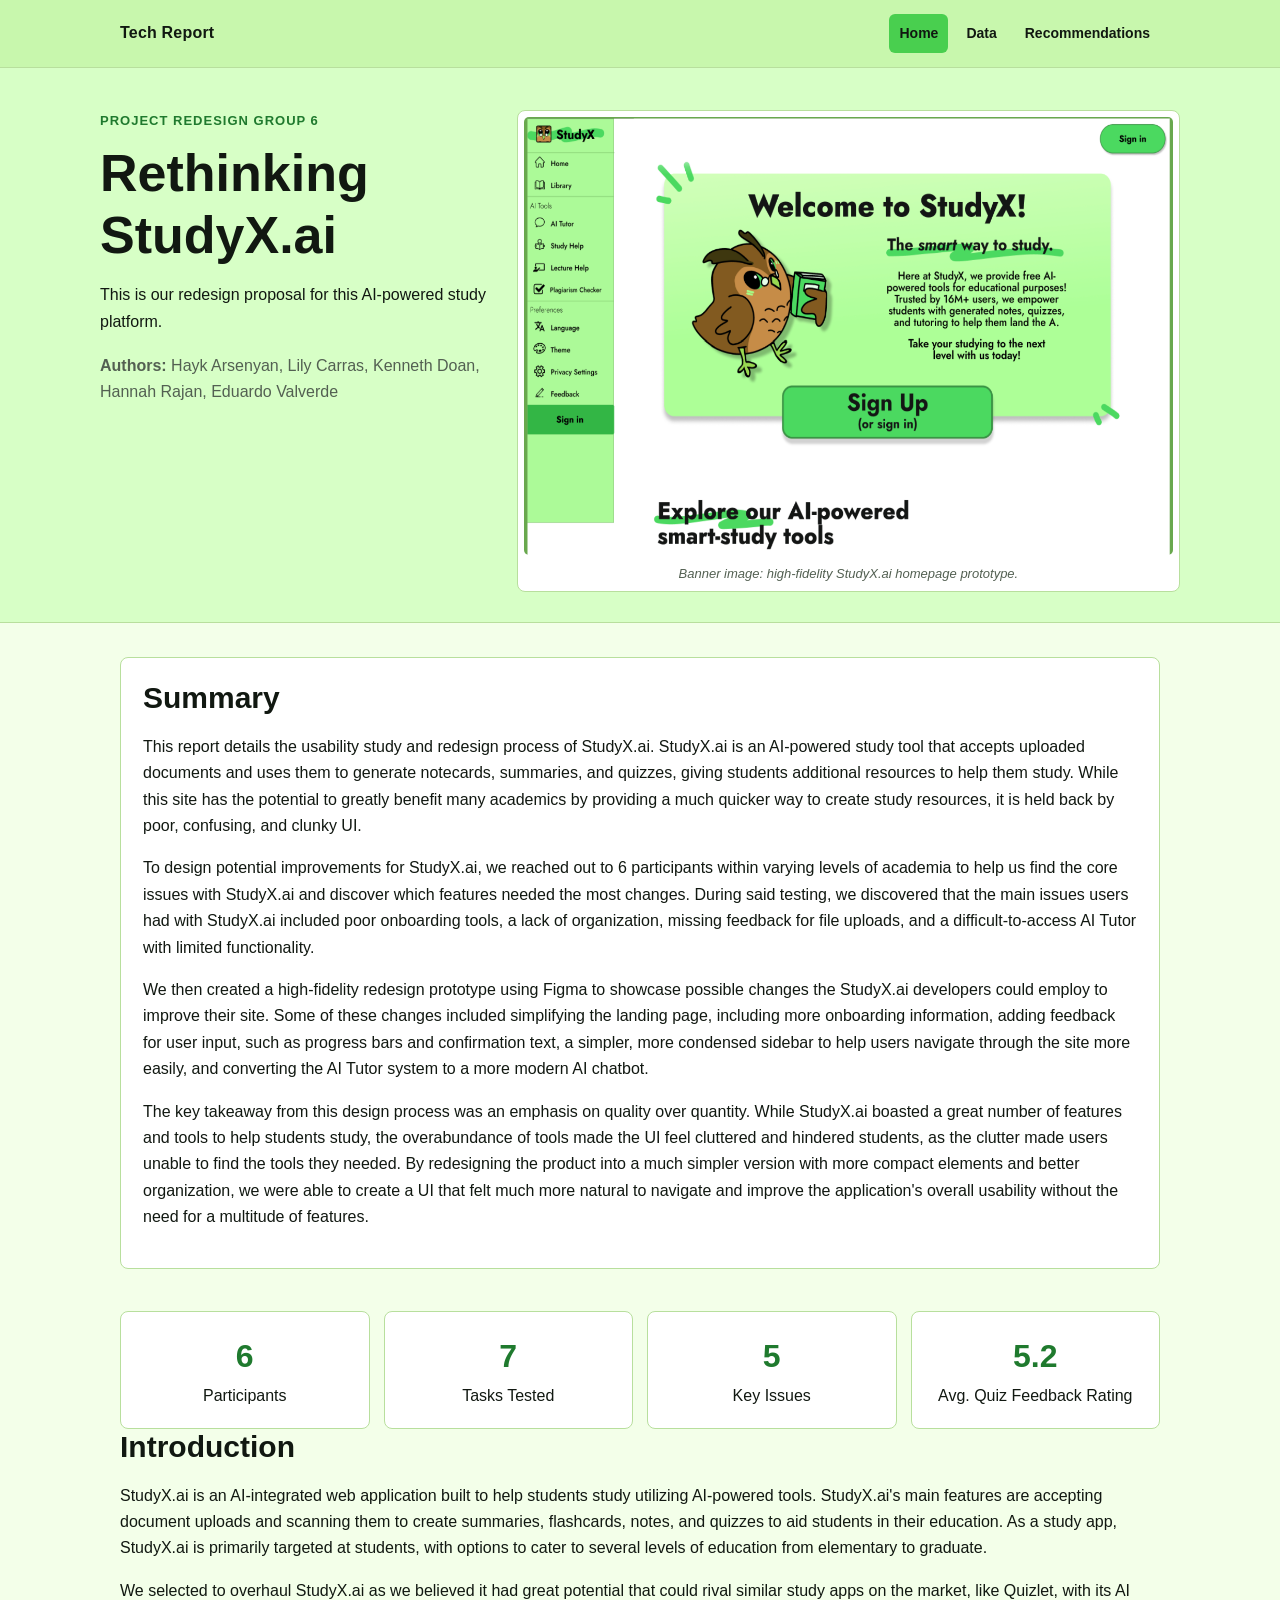
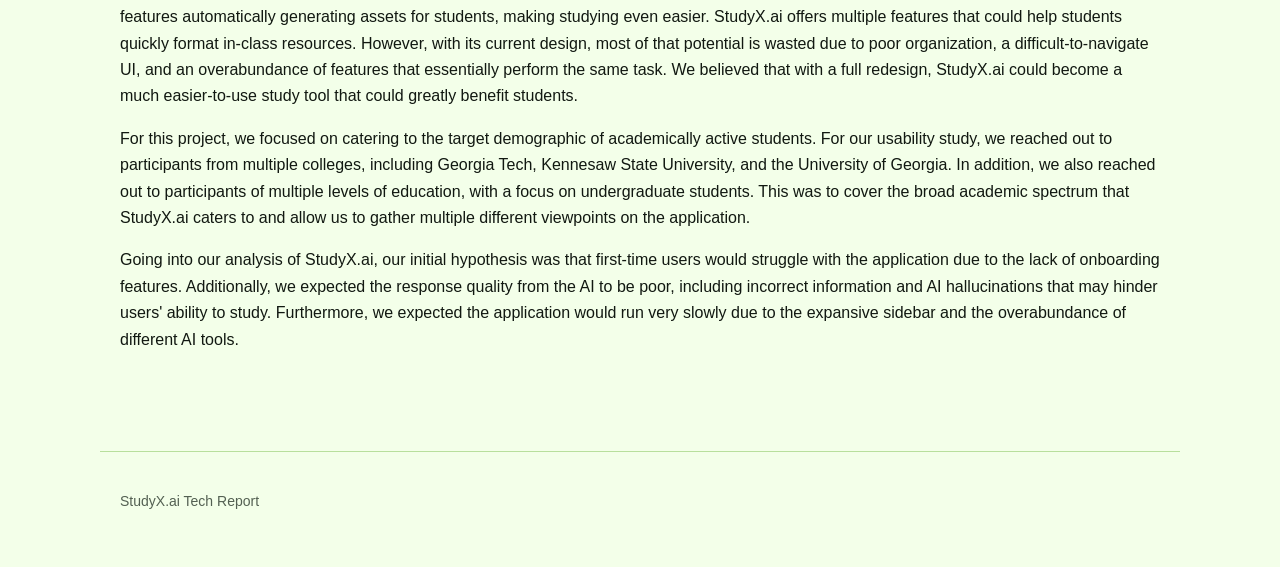
<file: index.html>
<!DOCTYPE html>
<html lang="en">
<head>
  <meta charset="UTF-8">
  <meta name="viewport" content="width=device-width, initial-scale=1.0">
  <title>Tech Report</title>
  <link rel="stylesheet" href="src/styles/styles.css">
</head>
<body id="top">
  <header class="site-header">
    <nav class="nav" aria-label="Main navigation">
      <a class="brand" href="#top">Tech Report</a>
      <div class="nav-links">
        <a class="active" href="index.html">Home</a>
        <a href="data.html">Data</a>
        <a href="recommendations.html">Recommendations</a>
      </div>
    </nav>
  </header>

  <section class="hero">
    <div class="hero-inner">
      <div>
        <p class="eyebrow">Project Redesign Group 6</p>
        <h1>Rethinking StudyX.ai</h1>
        <p>This is our redesign proposal for this AI-powered study platform.</p>
        <p class="authors"><strong>Authors:</strong> Hayk Arsenyan, Lily Carras, Kenneth Doan, Hannah Rajan, Eduardo Valverde</p>
      </div>

      <figure class="banner-art">
        <img src="src/assets/images/studyx-landing.png" alt="StudyX redesigned homepage with green sidebar, welcome message, mascot illustration, and sign up button.">
        <figcaption class="caption">Banner image: high-fidelity StudyX.ai homepage prototype.</figcaption>
      </figure>
    </div>
  </section>

  <main>
    <section class="section card summary" aria-labelledby="summary-heading">
      <h2 id="summary-heading">Summary</h2>
      <p>This report details the usability study and redesign process of StudyX.ai. StudyX.ai is an AI-powered study tool that accepts uploaded documents and uses them to generate notecards, summaries, and quizzes, giving students additional resources to help them study. While this site has the potential to greatly benefit many academics by providing a much quicker way to create study resources, it is held back by poor, confusing, and clunky UI.</p>
      <p>To design potential improvements for StudyX.ai, we reached out to 6 participants within varying levels of academia to help us find the core issues with StudyX.ai and discover which features needed the most changes. During said testing, we discovered that the main issues users had with StudyX.ai included poor onboarding tools, a lack of organization, missing feedback for file uploads, and a difficult-to-access AI Tutor with limited functionality.</p>
      <p>We then created a high-fidelity redesign prototype using Figma to showcase possible changes the StudyX.ai developers could employ to improve their site. Some of these changes included simplifying the landing page, including more onboarding information, adding feedback for user input, such as progress bars and confirmation text, a simpler, more condensed sidebar to help users navigate through the site more easily, and converting the AI Tutor system to a more modern AI chatbot.</p>
      <p>The key takeaway from this design process was an emphasis on quality over quantity. While StudyX.ai boasted a great number of features and tools to help students study, the overabundance of tools made the UI feel cluttered and hindered students, as the clutter made users unable to find the tools they needed. By redesigning the product into a much simpler version with more compact elements and better organization, we were able to create a UI that felt much more natural to navigate and improve the application's overall usability without the need for a multitude of features.</p>
    </section>

    <section class="stats" aria-label="Study overview statistics">
      <div class="stat"><strong>6</strong><span>Participants</span></div>
      <div class="stat"><strong>7</strong><span>Tasks Tested</span></div>
      <div class="stat"><strong>5</strong><span>Key Issues</span></div>
      <div class="stat"><strong>5.2</strong><span>Avg. Quiz Feedback Rating</span></div>
    </section>

    <section class="section" aria-labelledby="intro-heading">
      <h2 id="intro-heading">Introduction</h2>
      <p>StudyX.ai is an AI-integrated web application built to help students study utilizing AI-powered tools. StudyX.ai's main features are accepting document uploads and scanning them to create summaries, flashcards, notes, and quizzes to aid students in their education. As a study app, StudyX.ai is primarily targeted at students, with options to cater to several levels of education from elementary to graduate.</p>

      <p>We selected to overhaul StudyX.ai as we believed it had great potential that could rival similar study apps on the market, like Quizlet, with its AI features automatically generating assets for students, making studying even easier. StudyX.ai offers multiple features that could help students quickly format in-class resources. However, with its current design, most of that potential is wasted due to poor organization, a difficult-to-navigate UI, and an overabundance of features that essentially perform the same task. We believed that with a full redesign, StudyX.ai could become a much easier-to-use study tool that could greatly benefit students.</p>

      <p>For this project, we focused on catering to the target demographic of academically active students. For our usability study, we reached out to participants from multiple colleges, including Georgia Tech, Kennesaw State University, and the University of Georgia. In addition, we also reached out to participants of multiple levels of education, with a focus on undergraduate students. This was to cover the broad academic spectrum that StudyX.ai caters to and allow us to gather multiple different viewpoints on the application.</p>

      <p>Going into our analysis of StudyX.ai, our initial hypothesis was that first-time users would struggle with the application due to the lack of onboarding features. Additionally, we expected the response quality from the AI to be poor, including incorrect information and AI hallucinations that may hinder users' ability to study. Furthermore, we expected the application would run very slowly due to the expansive sidebar and the overabundance of different AI tools.</p>
    </section>
  </main>

  <footer class="footer">
    <p>StudyX.ai Tech Report</p>
  </footer>
</body>
</html>
</file>
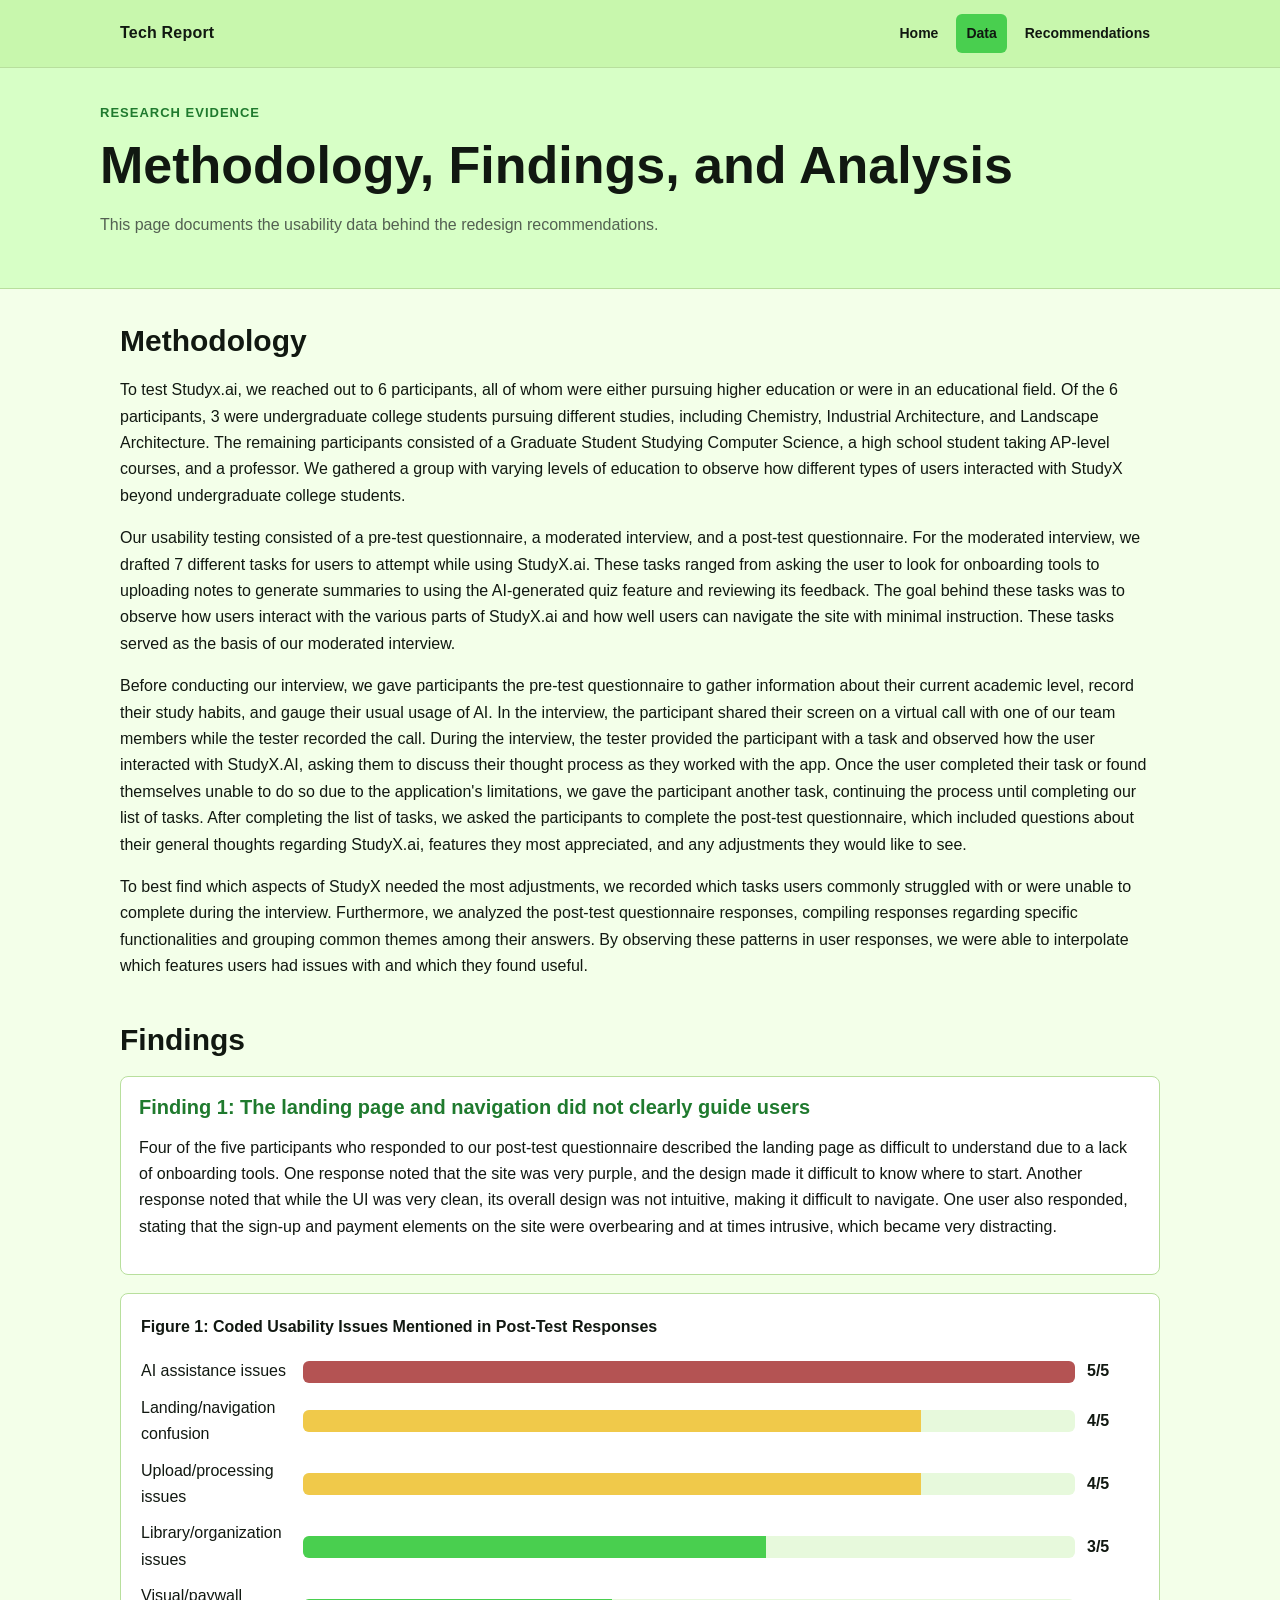
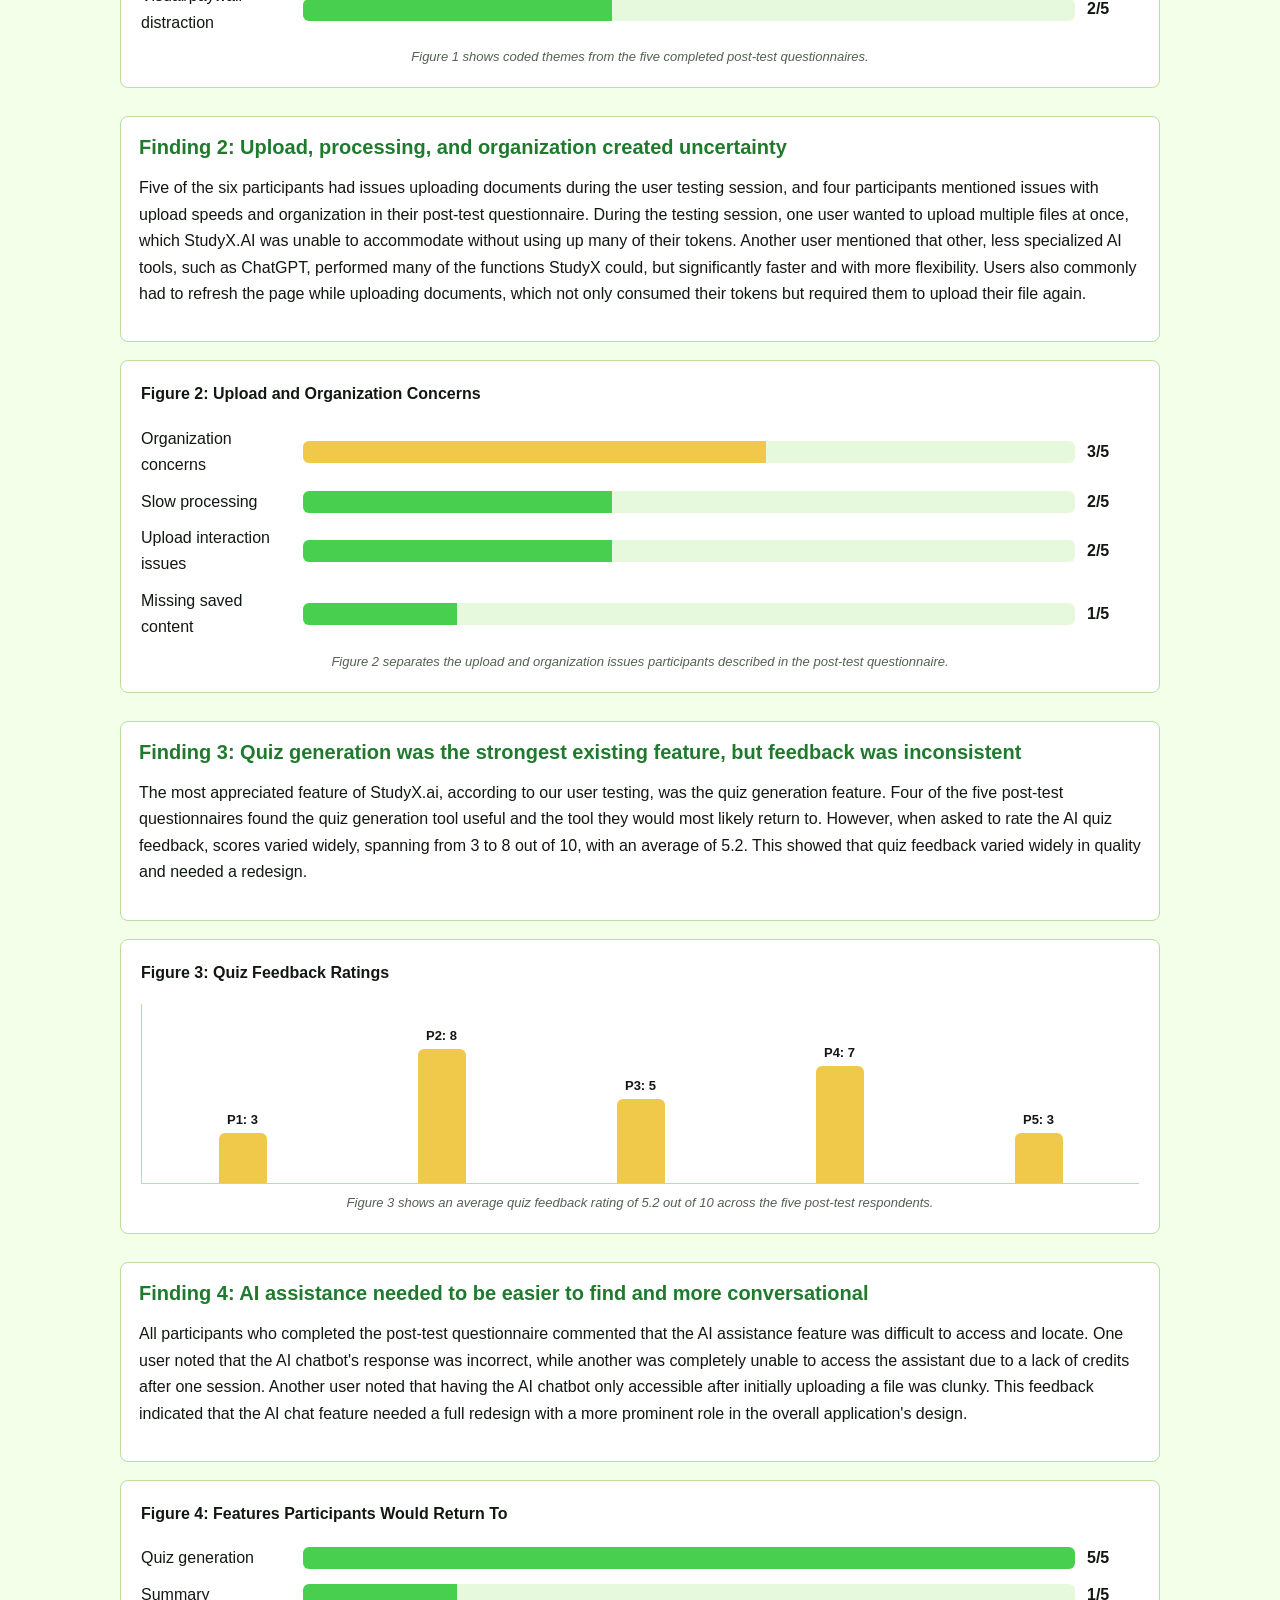
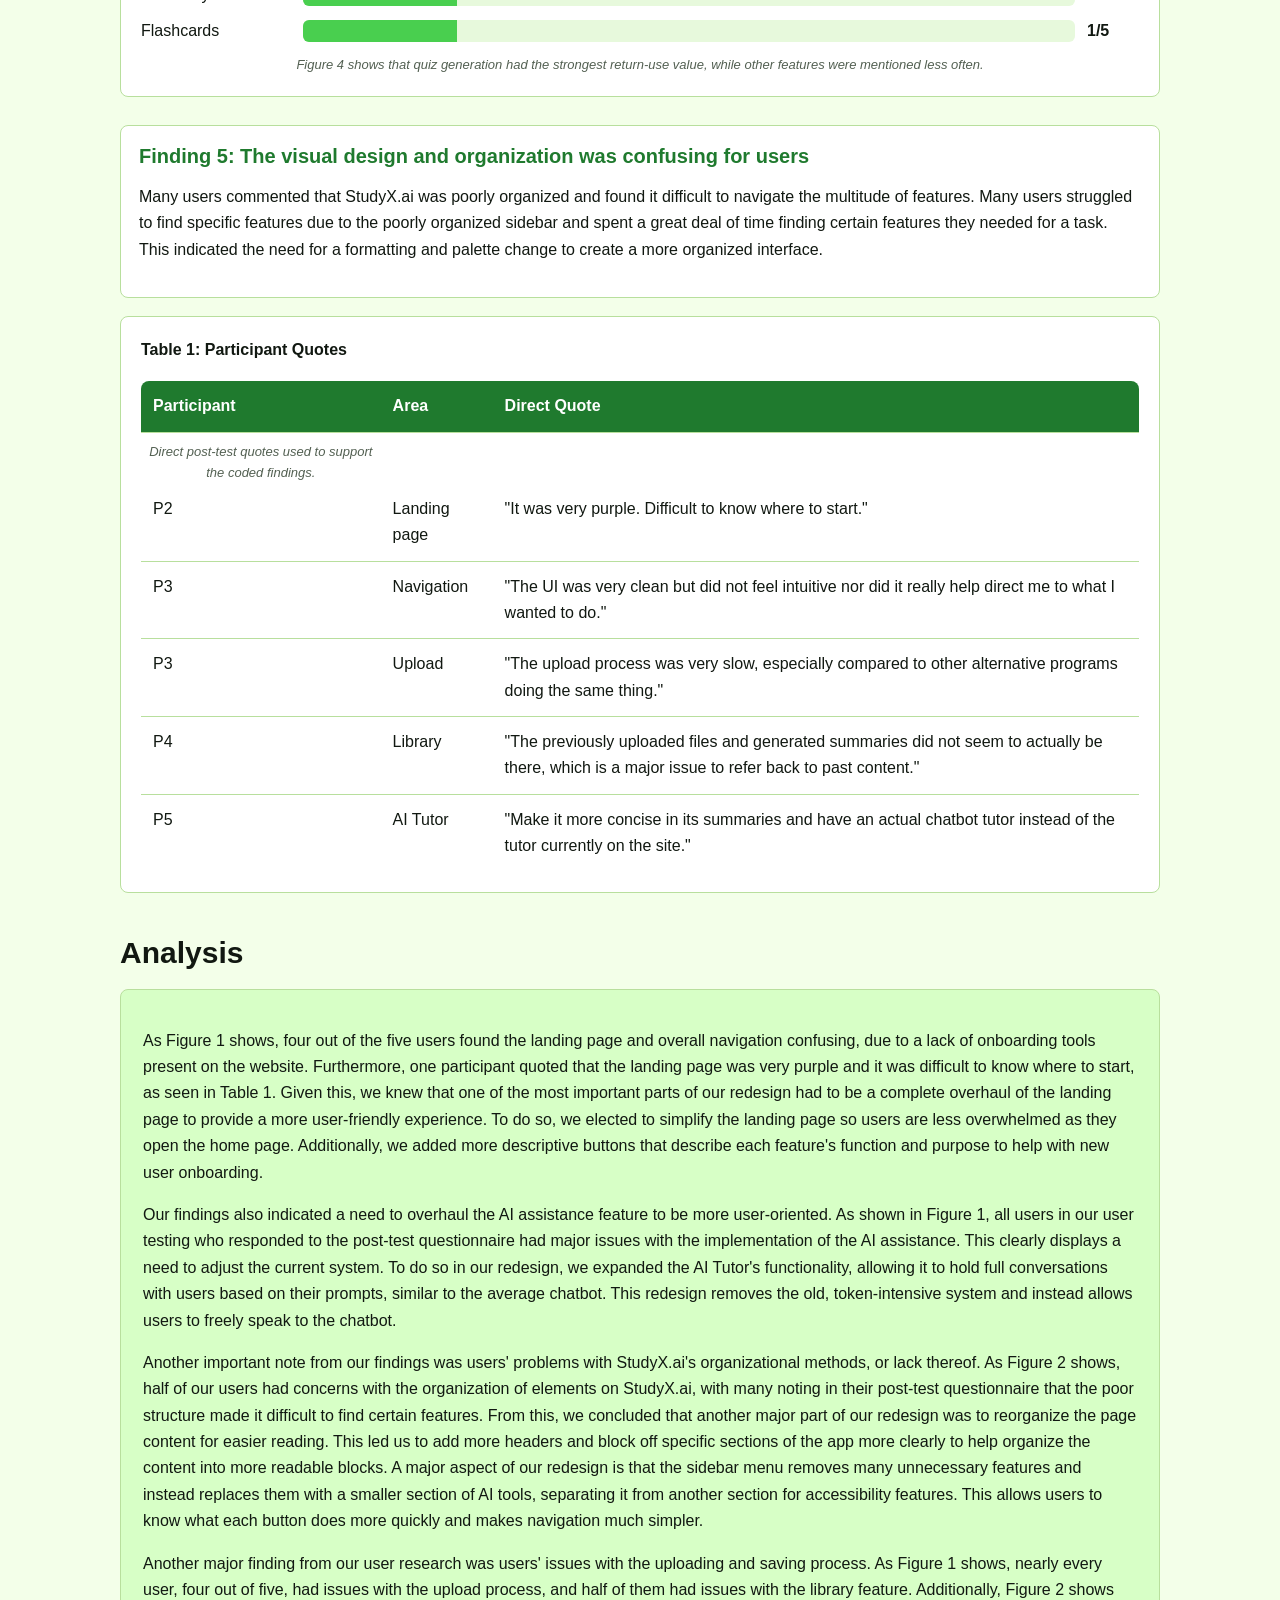
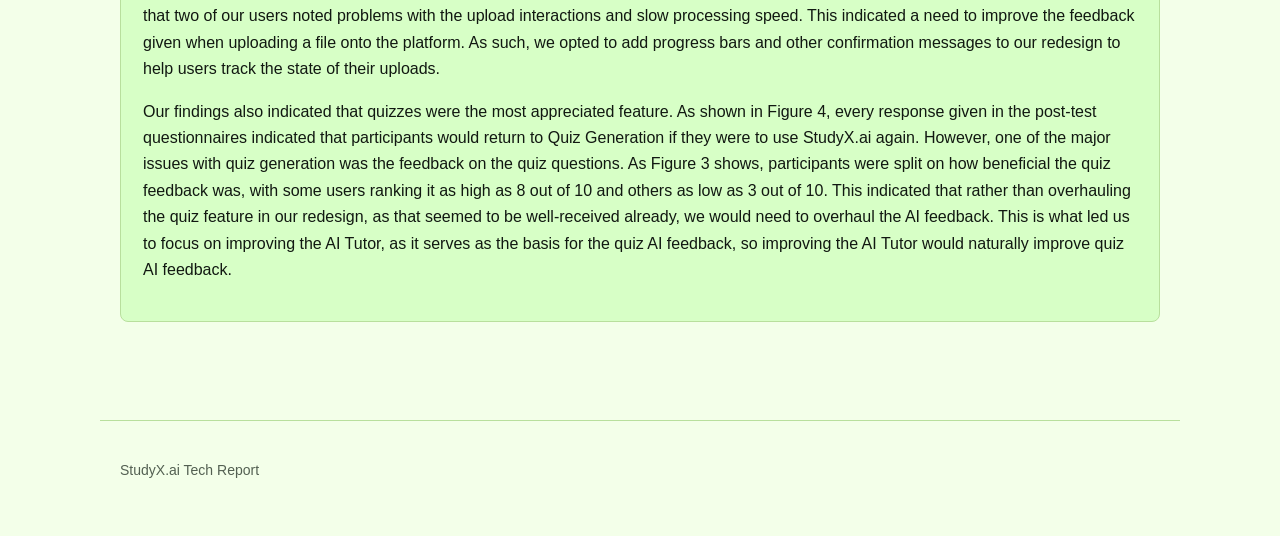
<file: data.html>
<!DOCTYPE html>
<html lang="en">
<head>
  <meta charset="UTF-8">
  <meta name="viewport" content="width=device-width, initial-scale=1.0">
  <title>Data - StudyX.ai Tech Report</title>
  <link rel="stylesheet" href="src/styles/styles.css">
</head>
<body id="top">
  <header class="site-header">
    <nav class="nav" aria-label="Main navigation">
      <a class="brand" href="#top">Tech Report</a>
      <div class="nav-links">
        <a href="index.html">Home</a>
        <a class="active" href="data.html">Data</a>
        <a href="recommendations.html">Recommendations</a>
      </div>
    </nav>
  </header>

  <section class="page-title">
    <div class="wrap">
      <p class="eyebrow">Research Evidence</p>
      <h1>Methodology, Findings, and Analysis</h1>
      <p>This page documents the usability data behind the redesign recommendations.</p>
    </div>
  </section>

  <main>
    <section class="section" aria-labelledby="methods-heading">
      <h2 id="methods-heading">Methodology</h2>
      <p>To test Studyx.ai, we reached out to 6 participants, all of whom were either pursuing higher education or were in an educational field. Of the 6 participants, 3 were undergraduate college students pursuing different studies, including Chemistry, Industrial Architecture, and Landscape Architecture. The remaining participants consisted of a Graduate Student Studying Computer Science, a high school student taking AP-level courses, and a professor. We gathered a group with varying levels of education to observe how different types of users interacted with StudyX beyond undergraduate college students.</p>
      <p>Our usability testing consisted of a pre-test questionnaire, a moderated interview, and a post-test questionnaire. For the moderated interview, we drafted 7 different tasks for users to attempt while using StudyX.ai. These tasks ranged from asking the user to look for onboarding tools to uploading notes to generate summaries to using the AI-generated quiz feature and reviewing its feedback. The goal behind these tasks was to observe how users interact with the various parts of StudyX.ai and how well users can navigate the site with minimal instruction. These tasks served as the basis of our moderated interview.</p>
      <p>Before conducting our interview, we gave participants the pre-test questionnaire to gather information about their current academic level, record their study habits, and gauge their usual usage of AI. In the interview, the participant shared their screen on a virtual call with one of our team members while the tester recorded the call. During the interview, the tester provided the participant with a task and observed how the user interacted with StudyX.AI, asking them to discuss their thought process as they worked with the app. Once the user completed their task or found themselves unable to do so due to the application's limitations, we gave the participant another task, continuing the process until completing our list of tasks. After completing the list of tasks, we asked the participants to complete the post-test questionnaire, which included questions about their general thoughts regarding StudyX.ai, features they most appreciated, and any adjustments they would like to see.</p>
      <p>To best find which aspects of StudyX needed the most adjustments, we recorded which tasks users commonly struggled with or were unable to complete during the interview. Furthermore, we analyzed the post-test questionnaire responses, compiling responses regarding specific functionalities and grouping common themes among their answers. By observing these patterns in user responses, we were able to interpolate which features users had issues with and which they found useful.</p>
    </section>

    <section class="section" aria-labelledby="findings-heading">
      <h2 id="findings-heading">Findings</h2>

      <div class="finding">
        <h3>Finding 1: The landing page and navigation did not clearly guide users</h3>
        <p>Four of the five participants who responded to our post-test questionnaire described the landing page as difficult to understand due to a lack of onboarding tools. One response noted that the site was very purple, and the design made it difficult to know where to start. Another response noted that while the UI was very clean, its overall design was not intuitive, making it difficult to navigate. One user also responded, stating that the sign-up and payment elements on the site were overbearing and at times intrusive, which became very distracting.</p>
      </div>

      <figure class="chart" role="img" aria-label="Bar chart of coded usability issues from five post-test responses. Landing or navigation confusion was mentioned by four participants, upload or processing issues by four, AI assistance issues by five, organization or library issues by three, and visual style or payment distraction by two.">
        <div class="chart-title">Figure 1: Coded Usability Issues Mentioned in Post-Test Responses</div>
        <div class="bar-row"><span>AI assistance issues</span><div class="bar-track"><div class="bar low" style="width: 100%;"></div></div><strong>5/5</strong></div>
        <div class="bar-row"><span>Landing/navigation confusion</span><div class="bar-track"><div class="bar warn" style="width: 80%;"></div></div><strong>4/5</strong></div>
        <div class="bar-row"><span>Upload/processing issues</span><div class="bar-track"><div class="bar warn" style="width: 80%;"></div></div><strong>4/5</strong></div>
        <div class="bar-row"><span>Library/organization issues</span><div class="bar-track"><div class="bar" style="width: 60%;"></div></div><strong>3/5</strong></div>
        <div class="bar-row"><span>Visual/paywall distraction</span><div class="bar-track"><div class="bar" style="width: 40%;"></div></div><strong>2/5</strong></div>
        <figcaption class="caption">Figure 1 shows coded themes from the five completed post-test questionnaires.</figcaption>
      </figure>

      <div class="finding">
        <h3>Finding 2: Upload, processing, and organization created uncertainty</h3>
        <p>Five of the six participants had issues uploading documents during the user testing session, and four participants mentioned issues with upload speeds and organization in their post-test questionnaire. During the testing session, one user wanted to upload multiple files at once, which StudyX.AI was unable to accommodate without using up many of their tokens. Another user mentioned that other, less specialized AI tools, such as ChatGPT, performed many of the functions StudyX could, but significantly faster and with more flexibility. Users also commonly had to refresh the page while uploading documents, which not only consumed their tokens but required them to upload their file again.</p>
      </div>

      <figure class="chart" role="img" aria-label="Bar chart of upload and organization concerns. Slow processing was mentioned by two participants, multi-file or drag and drop issues by two, missing saved content by one, and organization concerns by three.">
        <div class="chart-title">Figure 2: Upload and Organization Concerns</div>
        <div class="bar-row"><span>Organization concerns</span><div class="bar-track"><div class="bar warn" style="width: 60%;"></div></div><strong>3/5</strong></div>
        <div class="bar-row"><span>Slow processing</span><div class="bar-track"><div class="bar" style="width: 40%;"></div></div><strong>2/5</strong></div>
        <div class="bar-row"><span>Upload interaction issues</span><div class="bar-track"><div class="bar" style="width: 40%;"></div></div><strong>2/5</strong></div>
        <div class="bar-row"><span>Missing saved content</span><div class="bar-track"><div class="bar" style="width: 20%;"></div></div><strong>1/5</strong></div>
        <figcaption class="caption">Figure 2 separates the upload and organization issues participants described in the post-test questionnaire.</figcaption>
      </figure>

      <div class="finding">
        <h3>Finding 3: Quiz generation was the strongest existing feature, but feedback was inconsistent</h3>
        <p>The most appreciated feature of StudyX.ai, according to our user testing, was the quiz generation feature. Four of the five post-test questionnaires found the quiz generation tool useful and the tool they would most likely return to. However, when asked to rate the AI quiz feedback, scores varied widely, spanning from 3 to 8 out of 10, with an average of 5.2. This showed that quiz feedback varied widely in quality and needed a redesign.</p>
      </div>

      <figure class="chart" role="img" aria-label="Column chart showing quiz feedback ratings from five participants. Ratings were 3, 8, 5, 7, and 3 out of 10.">
        <div class="chart-title">Figure 3: Quiz Feedback Ratings</div>
        <div class="line-chart">
          <div class="point" style="height: 30%;"><span>P1: 3</span></div>
          <div class="point" style="height: 80%;"><span>P2: 8</span></div>
          <div class="point" style="height: 50%;"><span>P3: 5</span></div>
          <div class="point" style="height: 70%;"><span>P4: 7</span></div>
          <div class="point" style="height: 30%;"><span>P5: 3</span></div>
        </div>
        <figcaption class="caption">Figure 3 shows an average quiz feedback rating of 5.2 out of 10 across the five post-test respondents.</figcaption>
      </figure>

      <div class="finding">
        <h3>Finding 4: AI assistance needed to be easier to find and more conversational</h3>
        <p>All participants who completed the post-test questionnaire commented that the AI assistance feature was difficult to access and locate. One user noted that the AI chatbot's response was incorrect, while another was completely unable to access the assistant due to a lack of credits after one session. Another user noted that having the AI chatbot only accessible after initially uploading a file was clunky. This feedback indicated that the AI chat feature needed a full redesign with a more prominent role in the overall application's design.</p>
      </div>

      <figure class="chart" role="img" aria-label="Bar chart of features participants said they would return to. Quiz was mentioned by five participants, summary by one participant, and flashcards by one participant.">
        <div class="chart-title">Figure 4: Features Participants Would Return To</div>
        <div class="bar-row"><span>Quiz generation</span><div class="bar-track"><div class="bar" style="width: 100%;"></div></div><strong>5/5</strong></div>
        <div class="bar-row"><span>Summary</span><div class="bar-track"><div class="bar" style="width: 20%;"></div></div><strong>1/5</strong></div>
        <div class="bar-row"><span>Flashcards</span><div class="bar-track"><div class="bar" style="width: 20%;"></div></div><strong>1/5</strong></div>
        <figcaption class="caption">Figure 4 shows that quiz generation had the strongest return-use value, while other features were mentioned less often.</figcaption>
      </figure>

      <div class="finding">
        <h3>Finding 5: The visual design and organization was confusing for users</h3>
        <p>Many users commented that StudyX.ai was poorly organized and found it difficult to navigate the multitude of features. Many users struggled to find specific features due to the poorly organized sidebar and spent a great deal of time finding certain features they needed for a task. This indicated the need for a formatting and palette change to create a more organized interface.</p>
      </div>

      <div class="chart">
        <div class="chart-title">Table 1: Participant Quotes</div>
        <table>
          <caption class="caption">Direct post-test quotes used to support the coded findings.</caption>
          <thead>
            <tr>
              <th>Participant</th>
              <th>Area</th>
              <th>Direct Quote</th>
            </tr>
          </thead>
          <tbody>
            <tr>
              <td>P2</td>
              <td>Landing page</td>
              <td>"It was very purple. Difficult to know where to start."</td>
            </tr>
            <tr>
              <td>P3</td>
              <td>Navigation</td>
              <td>"The UI was very clean but did not feel intuitive nor did it really help direct me to what I wanted to do."</td>
            </tr>
            <tr>
              <td>P3</td>
              <td>Upload</td>
              <td>"The upload process was very slow, especially compared to other alternative programs doing the same thing."</td>
            </tr>
            <tr>
              <td>P4</td>
              <td>Library</td>
              <td>"The previously uploaded files and generated summaries did not seem to actually be there, which is a major issue to refer back to past content."</td>
            </tr>
            <tr>
              <td>P5</td>
              <td>AI Tutor</td>
              <td>"Make it more concise in its summaries and have an actual chatbot tutor instead of the tutor currently on the site."</td>
            </tr>
          </tbody>
        </table>
      </div>
    </section>

    <section class="section" aria-labelledby="analysis-heading">
      <h2 id="analysis-heading">Analysis</h2>
      <div class="analysis">
        <p>As Figure 1 shows, four out of the five users found the landing page and overall navigation confusing, due to a lack of onboarding tools present on the website. Furthermore, one participant quoted that the landing page was very purple and it was difficult to know where to start, as seen in Table 1. Given this, we knew that one of the most important parts of our redesign had to be a complete overhaul of the landing page to provide a more user-friendly experience. To do so, we elected to simplify the landing page so users are less overwhelmed as they open the home page. Additionally, we added more descriptive buttons that describe each feature's function and purpose to help with new user onboarding.</p>
        <p>Our findings also indicated a need to overhaul the AI assistance feature to be more user-oriented. As shown in Figure 1, all users in our user testing who responded to the post-test questionnaire had major issues with the implementation of the AI assistance. This clearly displays a need to adjust the current system. To do so in our redesign, we expanded the AI Tutor's functionality, allowing it to hold full conversations with users based on their prompts, similar to the average chatbot. This redesign removes the old, token-intensive system and instead allows users to freely speak to the chatbot.</p>
        <p>Another important note from our findings was users' problems with StudyX.ai's organizational methods, or lack thereof. As Figure 2 shows, half of our users had concerns with the organization of elements on StudyX.ai, with many noting in their post-test questionnaire that the poor structure made it difficult to find certain features. From this, we concluded that another major part of our redesign was to reorganize the page content for easier reading. This led us to add more headers and block off specific sections of the app more clearly to help organize the content into more readable blocks. A major aspect of our redesign is that the sidebar menu removes many unnecessary features and instead replaces them with a smaller section of AI tools, separating it from another section for accessibility features. This allows users to know what each button does more quickly and makes navigation much simpler.</p>
        <p>Another major finding from our user research was users' issues with the uploading and saving process. As Figure 1 shows, nearly every user, four out of five, had issues with the upload process, and half of them had issues with the library feature. Additionally, Figure 2 shows that two of our users noted problems with the upload interactions and slow processing speed. This indicated a need to improve the feedback given when uploading a file onto the platform. As such, we opted to add progress bars and other confirmation messages to our redesign to help users track the state of their uploads.</p>
        <p>Our findings also indicated that quizzes were the most appreciated feature. As shown in Figure 4, every response given in the post-test questionnaires indicated that participants would return to Quiz Generation if they were to use StudyX.ai again. However, one of the major issues with quiz generation was the feedback on the quiz questions. As Figure 3 shows, participants were split on how beneficial the quiz feedback was, with some users ranking it as high as 8 out of 10 and others as low as 3 out of 10. This indicated that rather than overhauling the quiz feature in our redesign, as that seemed to be well-received already, we would need to overhaul the AI feedback. This is what led us to focus on improving the AI Tutor, as it serves as the basis for the quiz AI feedback, so improving the AI Tutor would naturally improve quiz AI feedback.</p>
      </div>
    </section>
  </main>

  <footer class="footer">
    <p>StudyX.ai Tech Report</p>
  </footer>
</body>
</html>
</file>
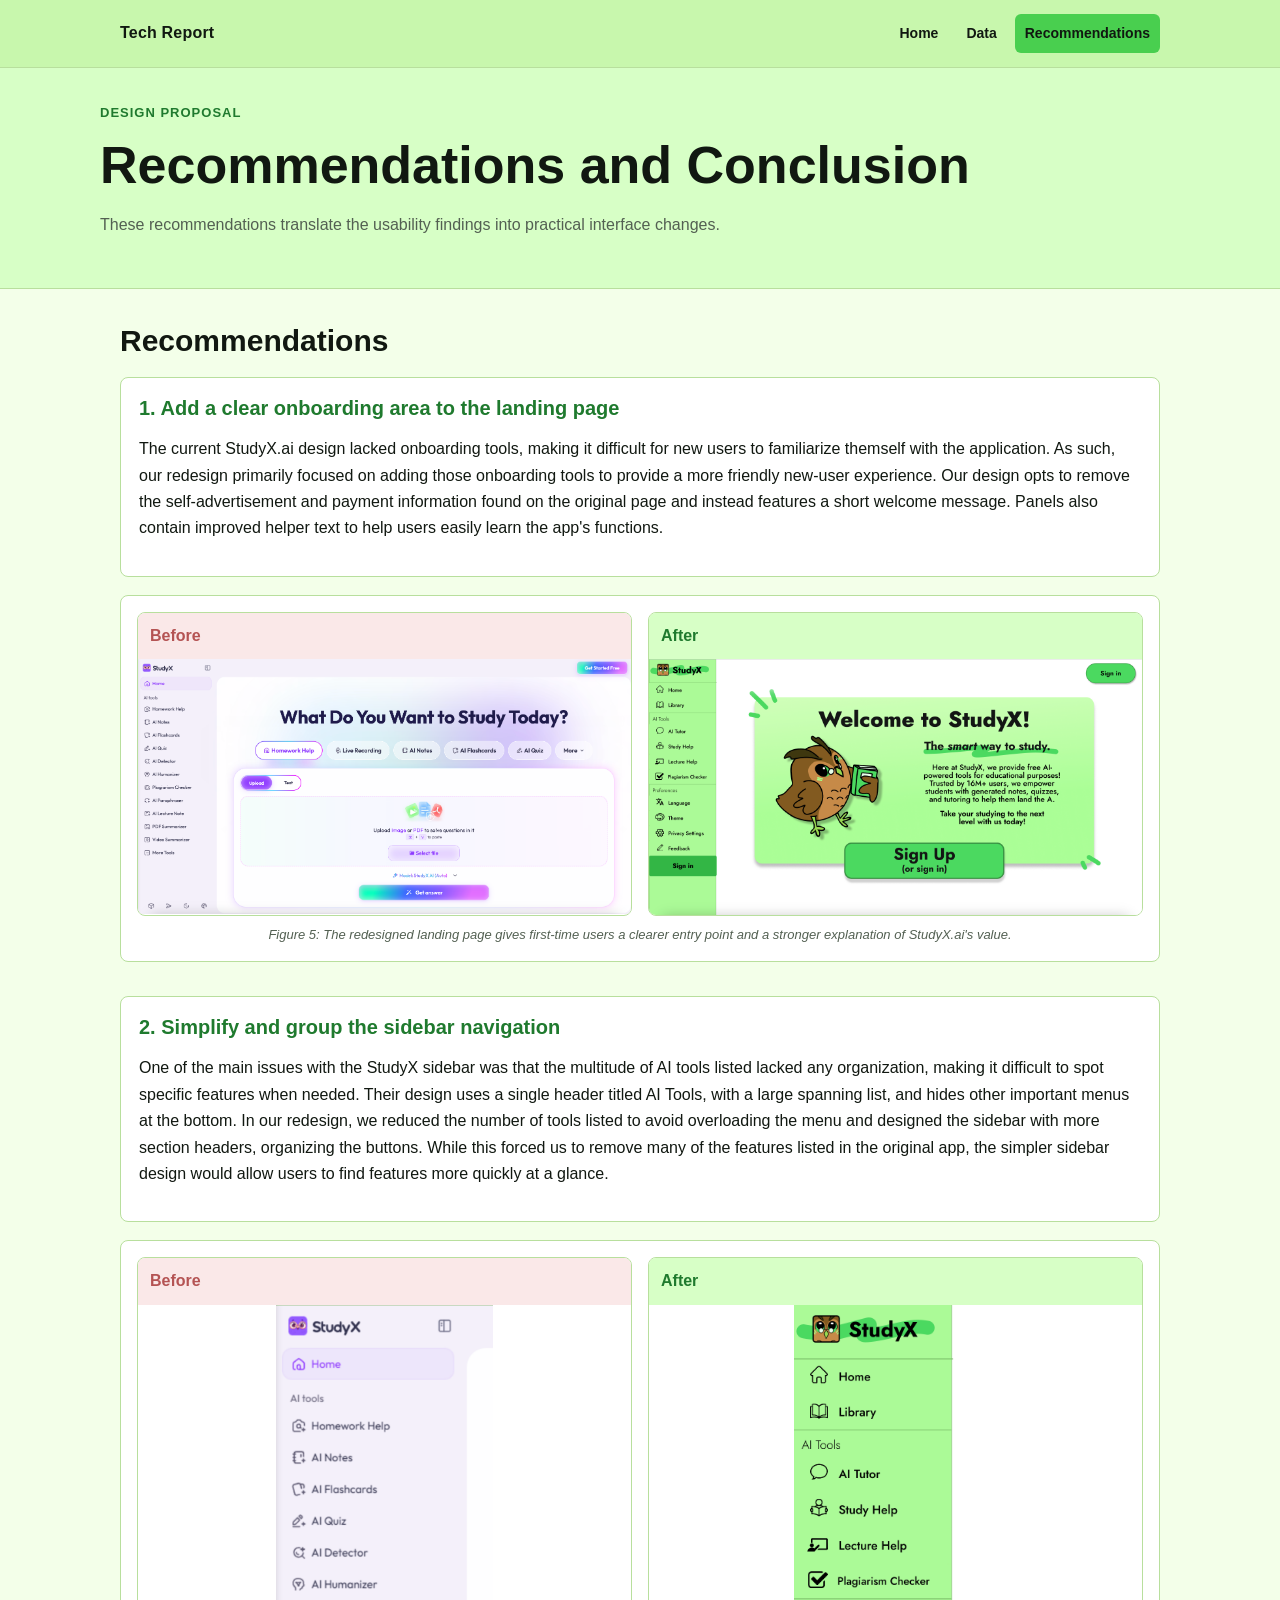
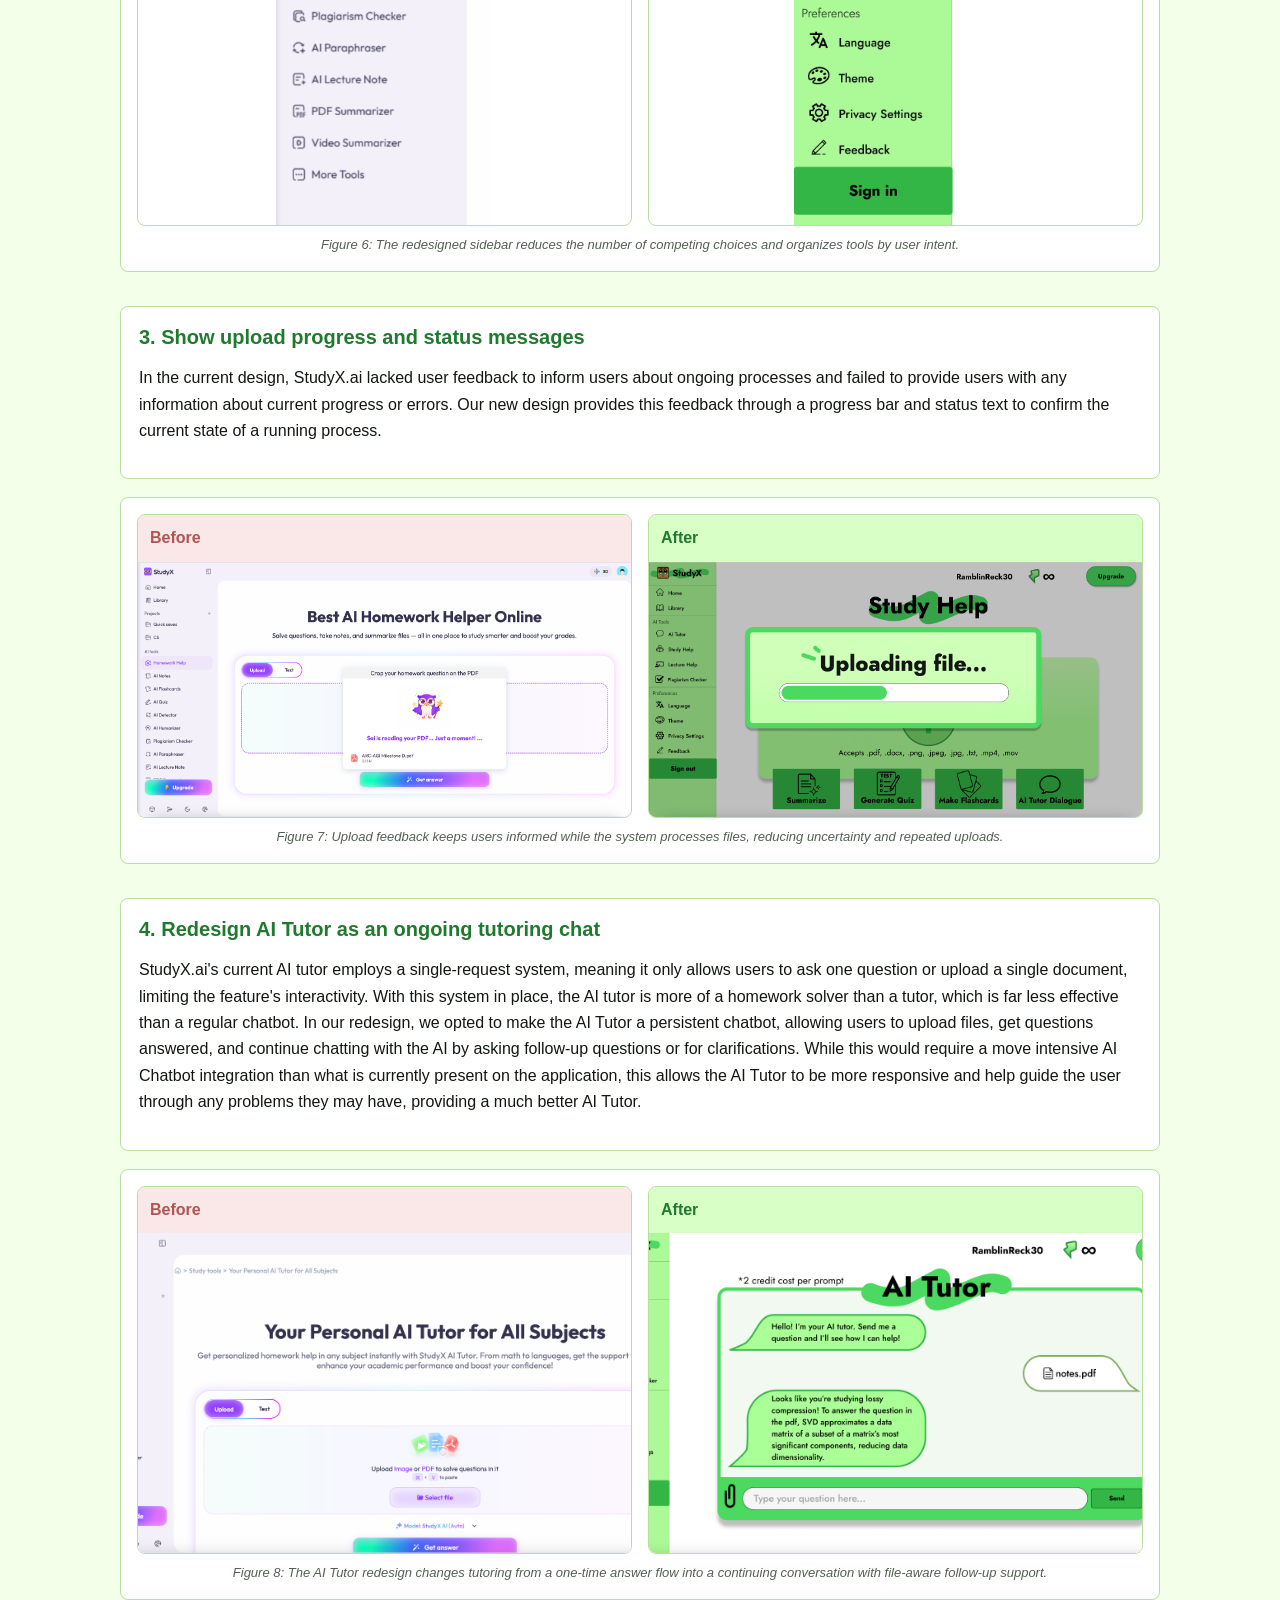
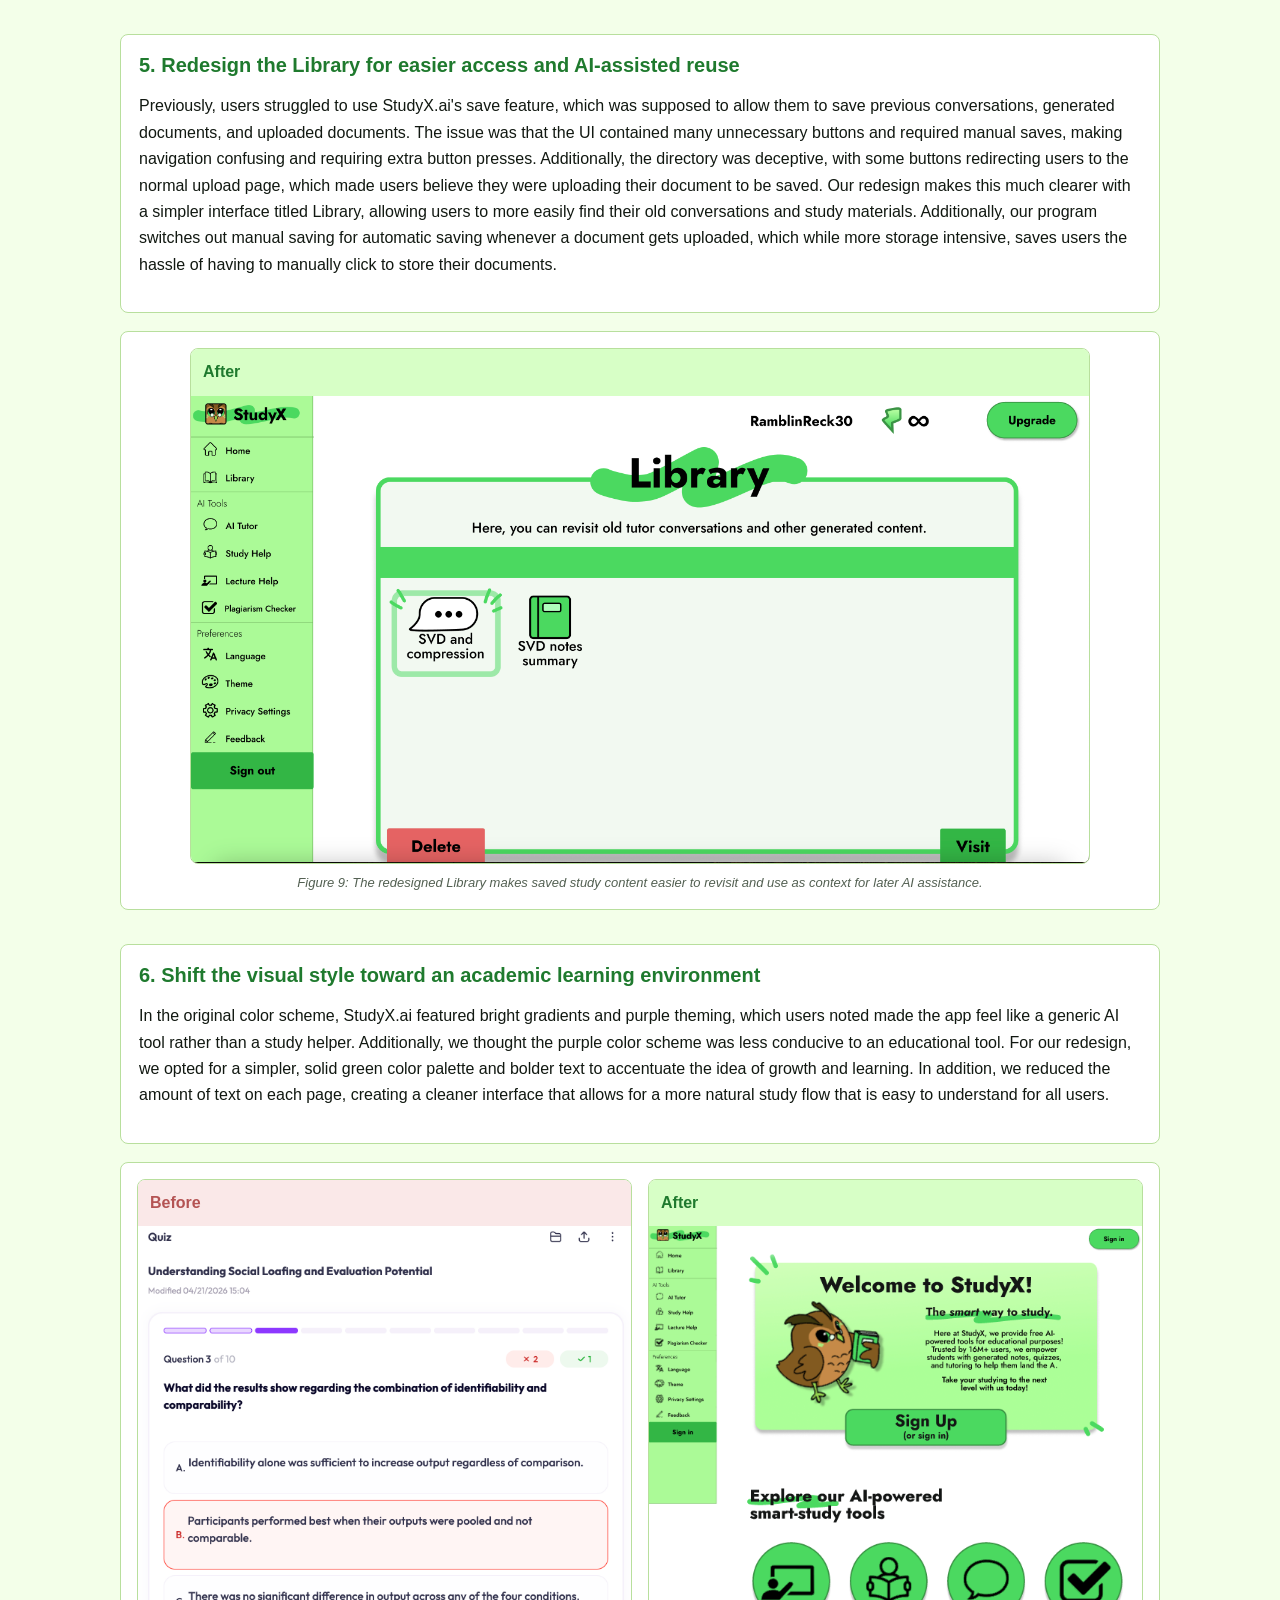
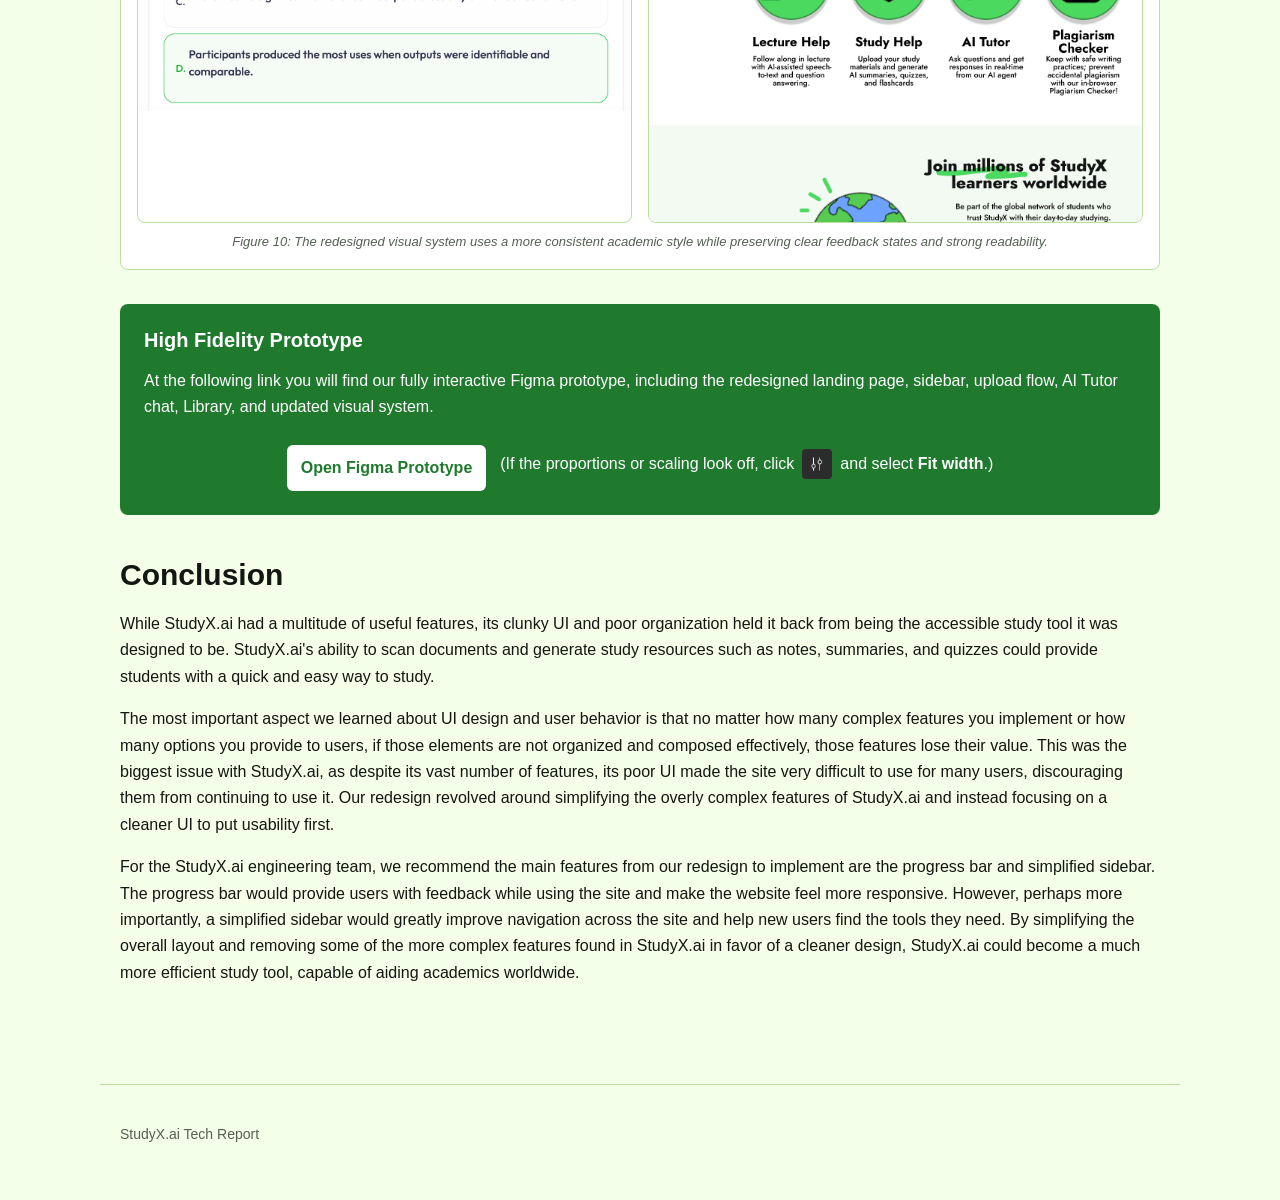
<file: recommendations.html>
<!DOCTYPE html>
<html lang="en">
<head>
  <meta charset="UTF-8">
  <meta name="viewport" content="width=device-width, initial-scale=1.0">
  <title>Recommendations - StudyX.ai Tech Report</title>
  <link rel="stylesheet" href="src/styles/styles.css">
</head>
<body id="top">
  <header class="site-header">
    <nav class="nav" aria-label="Main navigation">
      <a class="brand" href="#top">Tech Report</a>
      <div class="nav-links">
        <a href="index.html">Home</a>
        <a href="data.html">Data</a>
        <a class="active" href="recommendations.html">Recommendations</a>
      </div>
    </nav>
  </header>

  <section class="page-title">
    <div class="wrap">
      <p class="eyebrow">Design Proposal</p>
      <h1>Recommendations and Conclusion</h1>
      <p>These recommendations translate the usability findings into practical interface changes.</p>
    </div>
  </section>

  <main>
    <section class="section" aria-labelledby="recs-heading">
      <h2 id="recs-heading">Recommendations</h2>

      <div class="recommendation">
        <h3>1. Add a clear onboarding area to the landing page</h3>
        <p>The current StudyX.ai design lacked onboarding tools, making it difficult for new users to familiarize themself with the application. As such, our redesign primarily focused on adding those onboarding tools to provide a more friendly new-user experience. Our design opts to remove the self-advertisement and payment information found on the original page and instead features a short welcome message. Panels also contain improved helper text to help users easily learn the app's functions.</p>
      </div>

      <figure class="comparison">
        <div class="before-after">
          <div class="screen before">
            <h4>Before</h4>
            <img src="src/assets/images/recs-landing-before.png" alt="Original StudyX landing page with a large upload area and many tool options shown at once.">
          </div>
          <div class="screen after">
            <h4>After</h4>
            <img src="src/assets/images/recs-landing-after.png" alt="Redesigned StudyX landing page with a welcome message, clearer sign-up action, and simplified navigation.">
          </div>
        </div>
        <figcaption class="caption">Figure 5: The redesigned landing page gives first-time users a clearer entry point and a stronger explanation of StudyX.ai's value.</figcaption>
      </figure>

      <div class="recommendation">
        <h3>2. Simplify and group the sidebar navigation</h3>
        <p>One of the main issues with the StudyX sidebar was that the multitude of AI tools listed lacked any organization, making it difficult to spot specific features when needed. Their design uses a single header titled AI Tools, with a large spanning list, and hides other important menus at the bottom. In our redesign, we reduced the number of tools listed to avoid overloading the menu and designed the sidebar with more section headers, organizing the buttons. While this forced us to remove many of the features listed in the original app, the simpler sidebar design would allow users to find features more quickly at a glance.</p>
      </div>

      <figure class="comparison">
        <div class="before-after">
          <div class="screen before">
            <h4>Before</h4>
            <img class="portrait-shot" src="src/assets/images/recs-sidebar-before.png" alt="Original sidebar with a long list of AI tools and minimal grouping.">
          </div>
          <div class="screen after">
            <h4>After</h4>
            <img class="portrait-shot" src="src/assets/images/recs-sidebar-after.png" alt="Redesigned sidebar with clearer groups for Home, Library, AI Tools, and Preferences.">
          </div>
        </div>
        <figcaption class="caption">Figure 6: The redesigned sidebar reduces the number of competing choices and organizes tools by user intent.</figcaption>
      </figure>

      <div class="recommendation">
        <h3>3. Show upload progress and status messages</h3>
        <p>In the current design, StudyX.ai lacked user feedback to inform users about ongoing processes and failed to provide users with any information about current progress or errors. Our new design provides this feedback through a progress bar and status text to confirm the current state of a running process.</p>
      </div>

      <figure class="comparison">
        <div class="before-after">
          <div class="screen before">
            <h4>Before</h4>
            <img src="src/assets/images/recs-upload-before.png" alt="Original upload flow showing a file being read without a clear progress indicator.">
          </div>
          <div class="screen after">
            <h4>After</h4>
            <img src="src/assets/images/recs-upload-after.png" alt="Redesigned upload flow with a large progress bar and clear uploading file status.">
          </div>
        </div>
        <figcaption class="caption">Figure 7: Upload feedback keeps users informed while the system processes files, reducing uncertainty and repeated uploads.</figcaption>
      </figure>

      <div class="recommendation">
        <h3>4. Redesign AI Tutor as an ongoing tutoring chat</h3>
        <p>StudyX.ai's current AI tutor employs a single-request system, meaning it only allows users to ask one question or upload a single document, limiting the feature's interactivity. With this system in place, the AI tutor is more of a homework solver than a tutor, which is far less effective than a regular chatbot. In our redesign, we opted to make the AI Tutor a persistent chatbot, allowing users to upload files, get questions answered, and continue chatting with the AI by asking follow-up questions or for clarifications. While this would require a move intensive AI Chatbot integration than what is currently present on the application, this allows the AI Tutor to be more responsive and help guide the user through any problems they may have, providing a much better AI Tutor.</p>
      </div>

      <figure class="comparison visual-comparison">
        <div class="before-after">
          <div class="screen before">
            <h4>Before</h4>
            <img src="src/assets/images/recs-tutor-before.png" alt="Original personal AI tutor page centered on a single upload and answer request.">
          </div>
          <div class="screen after">
            <h4>After</h4>
            <img src="src/assets/images/recs-tutor-after.png" alt="Redesigned AI Tutor page with a chat conversation, file attachment, message input, and send button.">
          </div>
        </div>
        <figcaption class="caption">Figure 8: The AI Tutor redesign changes tutoring from a one-time answer flow into a continuing conversation with file-aware follow-up support.</figcaption>
      </figure>

      <div class="recommendation">
        <h3>5. Redesign the Library for easier access and AI-assisted reuse</h3>
        <p>Previously, users struggled to use StudyX.ai's save feature, which was supposed to allow them to save previous conversations, generated documents, and uploaded documents. The issue was that the UI contained many unnecessary buttons and required manual saves, making navigation confusing and requiring extra button presses. Additionally, the directory was deceptive, with some buttons redirecting users to the normal upload page, which made users believe they were uploading their document to be saved. Our redesign makes this much clearer with a simpler interface titled Library, allowing users to more easily find their old conversations and study materials. Additionally, our program switches out manual saving for automatic saving whenever a document gets uploaded, which while more storage intensive, saves users the hassle of having to manually click to store their documents.</p>
      </div>

      <figure class="comparison single-shot">
        <div class="screen after">
          <h4>After</h4>
          <img src="src/assets/images/recs-library-after.png" alt="Redesigned Library page showing saved tutor conversations and generated study content.">
        </div>
        <figcaption class="caption">Figure 9: The redesigned Library makes saved study content easier to revisit and use as context for later AI assistance.</figcaption>
      </figure>

      <div class="recommendation">
        <h3>6. Shift the visual style toward an academic learning environment</h3>
        <p>In the original color scheme, StudyX.ai featured bright gradients and purple theming, which users noted made the app feel like a generic AI tool rather than a study helper. Additionally, we thought the purple color scheme was less conducive to an educational tool. For our redesign, we opted for a simpler, solid green color palette and bolder text to accentuate the idea of growth and learning. In addition, we reduced the amount of text on each page, creating a cleaner interface that allows for a more natural study flow that is easy to understand for all users.</p>
      </div>

      <figure class="comparison">
        <div class="before-after">
          <div class="screen before">
            <h4>Before</h4>
            <img src="src/assets/images/recs-quiz-before.png" alt="Original quiz screen with a minimal white layout and basic correct and incorrect answer states.">
          </div>
          <div class="screen after">
            <h4>After</h4>
            <img src="src/assets/images/recs-visual-after.png" alt="Redesigned StudyX landing page using a green academic palette, cleaner onboarding, and more study-focused feature presentation.">
          </div>
        </div>
        <figcaption class="caption">Figure 10: The redesigned visual system uses a more consistent academic style while preserving clear feedback states and strong readability.</figcaption>
      </figure>

      <div class="figma-box">
        <h3>High Fidelity Prototype</h3>
        <p>At the following link you will find our fully interactive Figma prototype, including the redesigned landing page, sidebar, upload flow, AI Tutor chat, Library, and updated visual system.</p>
        <div class="figma-row">
          <a href="https://www.figma.com/proto/Z5RVxO4IXCPDvoo38vzzpD/Tech-Comm-UI-Redesign?node-id=81-1137&t=0Z5xQJiUAW2wpHjn-1" target="_blank" rel="noopener noreferrer">Open Figma Prototype</a>
          <div class="figma-note">
            <p>(If the proportions or scaling look off, click</p>
            <img src="src/assets/images/figma-fit-width-icon.png" alt="Figma view options icon.">
            <p>and select <strong>Fit width</strong>.)</p>
          </div>
        </div>
      </div>
    </section>

    <section class="section" aria-labelledby="conclusion-heading">
      <h2 id="conclusion-heading">Conclusion</h2>
      <p>While StudyX.ai had a multitude of useful features, its clunky UI and poor organization held it back from being the accessible study tool it was designed to be. StudyX.ai's ability to scan documents and generate study resources such as notes, summaries, and quizzes could provide students with a quick and easy way to study.</p>
      <p>The most important aspect we learned about UI design and user behavior is that no matter how many complex features you implement or how many options you provide to users, if those elements are not organized and composed effectively, those features lose their value. This was the biggest issue with StudyX.ai, as despite its vast number of features, its poor UI made the site very difficult to use for many users, discouraging them from continuing to use it. Our redesign revolved around simplifying the overly complex features of StudyX.ai and instead focusing on a cleaner UI to put usability first.</p>
      <p>For the StudyX.ai engineering team, we recommend the main features from our redesign to implement are the progress bar and simplified sidebar. The progress bar would provide users with feedback while using the site and make the website feel more responsive. However, perhaps more importantly, a simplified sidebar would greatly improve navigation across the site and help new users find the tools they need. By simplifying the overall layout and removing some of the more complex features found in StudyX.ai in favor of a cleaner design, StudyX.ai could become a much more efficient study tool, capable of aiding academics worldwide.</p>
    </section>
  </main>

  <footer class="footer">
    <p>StudyX.ai Tech Report</p>
  </footer>
</body>
</html>
</file>
<file: src/styles/styles.css>
:root {
  --bg: #f3ffe9;
  --paper: #ffffff;
  --ink: #111811;
  --muted: #536052;
  --line: #b8df9d;
  --navy: #1f7a2e;
  --teal: #49cf4f;
  --gold: #f0c94a;
  --red: #b45353;
  --pale: #d7ffc6;
}

* {
  box-sizing: border-box;
}

body {
  margin: 0;
  background: var(--bg);
  color: var(--ink);
  font-family: Arial, Helvetica, sans-serif;
  font-size: 16px;
  line-height: 1.65;
}

a {
  color: var(--navy);
  font-weight: 700;
}

.site-header {
  background: #c8f7ad;
  border-bottom: 1px solid var(--line);
  position: sticky;
  top: 0;
  z-index: 5;
}

.nav {
  align-items: center;
  display: flex;
  justify-content: space-between;
  margin: 0 auto;
  max-width: 1080px;
  padding: 14px 20px;
}

.brand {
  color: var(--ink);
  font-weight: 800;
  letter-spacing: 0.2px;
  text-decoration: none;
}

.nav-links {
  display: flex;
  gap: 8px;
}

.nav-links a {
  border-radius: 6px;
  color: var(--ink);
  font-size: 14px;
  padding: 8px 10px;
  text-decoration: none;
}

.nav-links a:hover,
.nav-links a.active {
  background: var(--teal);
  color: var(--ink);
}

.hero {
  background: #d7ffc6;
  border-bottom: 1px solid var(--line);
  color: var(--ink);
  padding: 42px 20px 30px;
}

.hero-inner {
  display: grid;
  gap: 28px;
  grid-template-columns: 0.85fr 1.45fr;
  margin: 0 auto;
  max-width: 1080px;
}

.eyebrow {
  color: var(--navy);
  font-size: 13px;
  font-weight: 800;
  letter-spacing: 1px;
  margin: 0 0 10px;
  text-transform: uppercase;
}

h1,
h2,
h3 {
  line-height: 1.2;
}

h1 {
  font-size: clamp(32px, 5vw, 52px);
  margin: 0 0 14px;
}

h2 {
  color: var(--ink);
  font-size: 30px;
  margin: 0 0 18px;
}

h3 {
  color: var(--navy);
  font-size: 20px;
  margin: 0 0 8px;
}

.authors {
  color: var(--muted);
  margin-top: 18px;
}

.banner-art {
  background: var(--paper);
  border: 1px solid var(--line);
  border-radius: 8px;
  color: var(--ink);
  margin: 0;
  padding: 6px;
}

.banner-art img {
  border-radius: 5px;
  display: block;
  height: auto;
  width: 100%;
}

.caption {
  color: var(--muted);
  display: block;
  font-size: 13px;
  font-style: italic;
  margin-top: 8px;
  text-align: center;
}

main {
  margin: 0 auto;
  max-width: 1080px;
  padding: 34px 20px 56px;
}

.page-title {
  background: #d7ffc6;
  border-bottom: 1px solid var(--line);
  padding: 34px 20px;
}

.page-title .wrap {
  margin: 0 auto;
  max-width: 1080px;
}

.page-title p {
  color: var(--muted);
  max-width: 720px;
}

.page-title .eyebrow {
  color: var(--navy);
}

.section {
  margin-bottom: 42px;
}

.card {
  background: var(--paper);
  border: 1px solid var(--line);
  border-radius: 8px;
  padding: 22px;
}

.stats {
  display: grid;
  gap: 14px;
  grid-template-columns: repeat(4, 1fr);
  margin-top: 20px;
}

.stat {
  background: var(--paper);
  border: 1px solid var(--line);
  border-radius: 8px;
  padding: 18px;
  text-align: center;
}

.stat strong {
  color: var(--navy);
  display: block;
  font-size: 32px;
}

.finding,
.recommendation {
  background: var(--paper);
  border: 1px solid var(--line);
  border-radius: 8px;
  padding: 18px;
}

.chart {
  background: var(--paper);
  border: 1px solid var(--line);
  border-radius: 8px;
  margin: 18px 0 28px;
  padding: 20px;
}

.chart-title {
  font-weight: 800;
  margin-bottom: 18px;
}

.bar-row {
  align-items: center;
  display: grid;
  gap: 12px;
  grid-template-columns: 150px 1fr 52px;
  margin: 10px 0;
}

.bar-track {
  background: #e7f9dc;
  border-radius: 6px;
  height: 22px;
  overflow: hidden;
}

.bar {
  background: var(--teal);
  height: 100%;
}

.bar.low {
  background: var(--red);
}

.bar.warn {
  background: #f0c94a;
}

.line-chart {
  border-bottom: 1px solid var(--line);
  border-left: 1px solid var(--line);
  display: flex;
  gap: 18px;
  height: 180px;
  justify-content: space-around;
  margin-top: 18px;
  padding: 12px 10px 0;
}

.point {
  align-self: flex-end;
  background: var(--gold);
  border-radius: 6px 6px 0 0;
  min-width: 48px;
  position: relative;
}

.point span {
  font-size: 13px;
  font-weight: 800;
  left: 50%;
  position: absolute;
  top: -24px;
  transform: translateX(-50%);
  white-space: nowrap;
}

table {
  background: var(--paper);
  border-collapse: collapse;
  border-radius: 8px;
  overflow: hidden;
  width: 100%;
}

th,
td {
  border-bottom: 1px solid var(--line);
  padding: 12px;
  text-align: left;
  vertical-align: top;
}

th {
  background: var(--navy);
  color: var(--paper);
}

tr:last-child td {
  border-bottom: 0;
}

.analysis {
  background: var(--pale);
  border: 1px solid var(--line);
  border-radius: 8px;
  padding: 22px;
}

.comparison {
  background: var(--paper);
  border: 1px solid var(--line);
  border-radius: 8px;
  margin: 18px 0 34px;
  padding: 16px;
}

.before-after {
  display: grid;
  gap: 16px;
  grid-template-columns: repeat(2, 1fr);
}

.screen {
  border: 1px solid var(--line);
  border-radius: 8px;
  overflow: hidden;
}

.screen img {
  background: var(--paper);
  display: block;
  height: auto;
  width: 100%;
}

.screen img.portrait-shot {
  margin: 0 auto;
  max-height: 520px;
  max-width: 100%;
  object-fit: contain;
  width: auto;
}

.screen h4 {
  margin: 0;
  padding: 10px 12px;
}

.single-shot .screen {
  margin: 0 auto;
  max-width: 900px;
}

.visual-comparison .screen img {
  height: 320px;
  object-fit: cover;
  object-position: top center;
  width: 100%;
}

.before h4 {
  background: #fae8e8;
  color: var(--red);
}

.after h4 {
  background: #d7ffc6;
  color: var(--navy);
}

.figma-box {
  background: var(--navy);
  border-radius: 8px;
  color: var(--paper);
  margin-top: 28px;
  padding: 24px;
}

.figma-box h3 {
  color: var(--paper);
}

.figma-box a {
  background: var(--paper);
  border-radius: 6px;
  color: var(--navy);
  display: inline-block;
  margin-top: 8px;
  padding: 10px 14px;
  text-decoration: none;
}

.figma-row {
  align-items: center;
  display: flex;
  flex-wrap: wrap;
  gap: 14px;
  justify-content: center;
  margin-top: 10px;
}

.figma-note {
  align-items: center;
  display: flex;
  flex-wrap: wrap;
  gap: 8px;
  justify-content: center;
}

.figma-note img {
  border-radius: 4px;
  display: block;
  height: 30px;
  width: 30px;
}

.figma-note p {
  margin: 0;
}

.footer {
  border-top: 1px solid var(--line);
  color: var(--muted);
  font-size: 14px;
  margin: 0 auto;
  max-width: 1080px;
  padding: 24px 20px 40px;
}

@media (max-width: 760px) {
  .nav,
  .nav-links,
  .hero-inner,
  .stats,
  .before-after {
    grid-template-columns: 1fr;
  }

  .nav {
    align-items: flex-start;
    display: grid;
    gap: 10px;
  }

  .nav-links {
    display: grid;
    width: 100%;
  }

  .bar-row {
    grid-template-columns: 1fr;
  }

  .hero {
    padding-top: 28px;
  }
}
</file>
